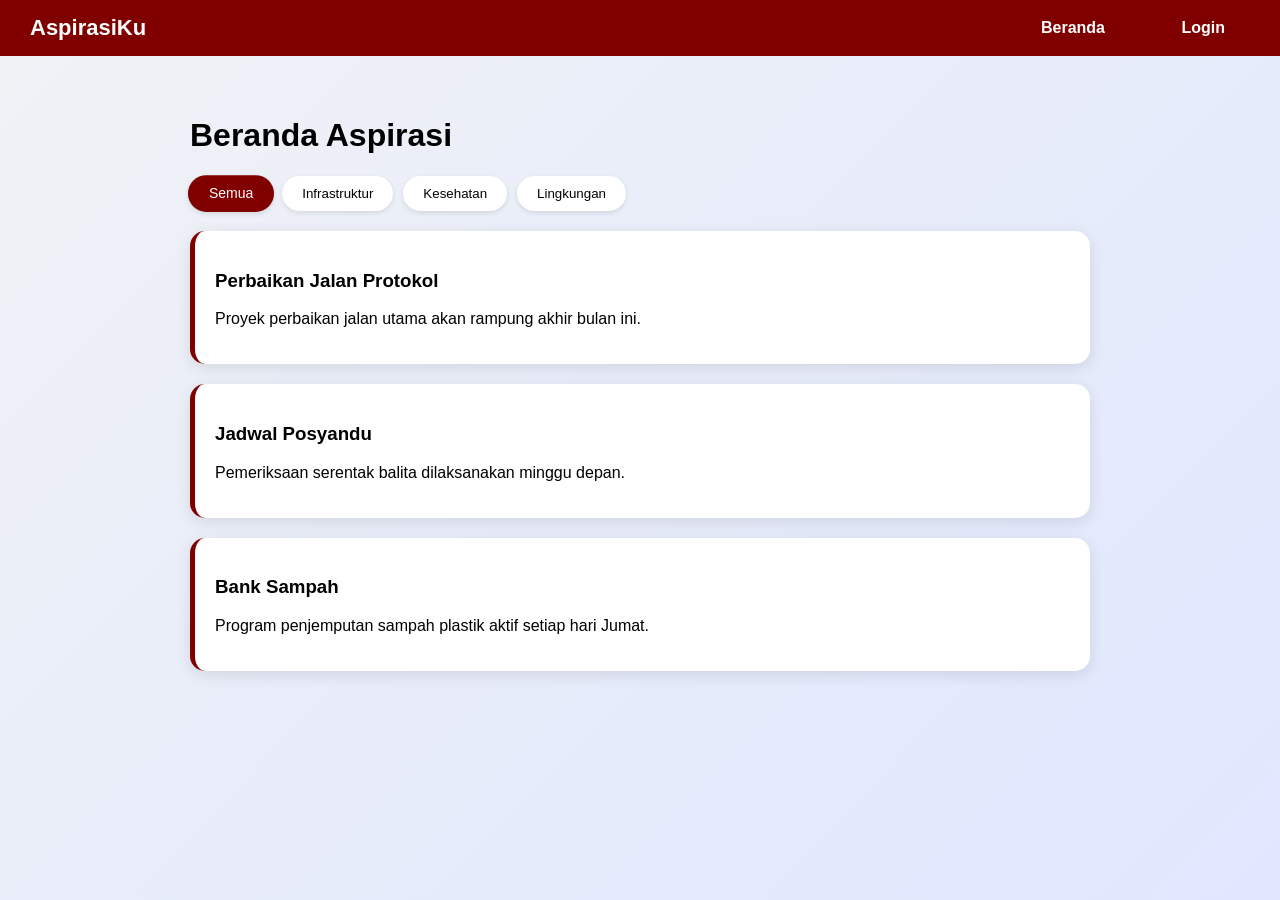
<file: index.html>
<!DOCTYPE html>
<html lang="id">
<head>
    <meta charset="UTF-8">
    <title>AspirasiKu - Layanan Masyarakat</title>
    <style>
        body { font-family: 'Segoe UI', Tahoma, Geneva, Verdana, sans-serif; background: linear-gradient(135deg, #f0f2f5 0%, #e0e7ff 100%); margin: 0; min-height: 100vh; }
        
        /* Navbar */
        nav { background: #800000; color: white; padding: 15px 30px; display: flex; justify-content: space-between; align-items: center; }
        .nav-links a { color: white; text-decoration: none; margin-left: 20px; font-weight: bold; }
        
        .container { padding: 40px; max-width: 900px; margin: auto; }
        
        /* Tombol Filter */
        .filter-group { display: flex; gap: 10px; margin: 20px 0; flex-wrap: wrap; }
        .btn { padding: 10px 20px; border: none; border-radius: 20px; background: white; cursor: pointer; transition: 0.3s; box-shadow: 0 2px 5px rgba(0,0,0,0.1); }
        .btn:hover, .btn.active { background: #800000; color: white; transform: scale(1.05); }

        /* Card Berita */
        .card { background: white; padding: 20px; border-radius: 15px; box-shadow: 0 4px 15px rgba(0,0,0,0.1); margin-bottom: 20px; transition: 0.3s; border-left: 5px solid #800000; }
        .card:hover { transform: translateY(-5px); box-shadow: 0 8px 20px rgba(0,0,0,0.15); }
        .hidden { display: none; }
        /* Styling Tombol Baru */
.nav-buttons {
    display: flex;
    gap: 15px;
    justify-content: center;
    padding: 10px;
    border-radius: 10px;
    width: fit-content;
    margin: 20px auto;
}
.btn-nav {
    padding: 10px 25px;
    text-decoration: none;
    border-radius: 5px;
    font-weight: bold;
    transition: 0.3s;
}
.btn-beranda {
    border: 2px solid #800000; /* Warna marun sesuai kode di filemu */
    color: #800000;
    background: transparent;
}
.btn-login {
    background-color: #800000;
    color: white;
}
.btn-nav:hover {
    opacity: 0.8;
}
    </style>
</head>
<body>

<nav>
    <div style="font-size: 22px; font-weight: bold;">AspirasiKu</div>
    <div class="nav-links">
        <a href="index.html" class="btn-nav btn-beranda">Beranda</a>
        <a href="login.html" class="btn-nav btn-login">Login</a>
    </div>
</nav>

<div class="container">
    <h1>Beranda Aspirasi</h1>
    <div class="filter-group">
        <button class="btn active" onclick="filterBerita('semua', this)">Semua</button>
        <button class="btn" onclick="filterBerita('infrastruktur', this)">Infrastruktur</button>
        <button class="btn" onclick="filterBerita('kesehatan', this)">Kesehatan</button>
        <button class="btn" onclick="filterBerita('lingkungan', this)">Lingkungan</button>
    </div>

    <div class="berita" data-kategori="infrastruktur">
        <div class="card"><h3>Perbaikan Jalan Protokol</h3><p>Proyek perbaikan jalan utama akan rampung akhir bulan ini.</p></div>
    </div>
    <div class="berita" data-kategori="kesehatan">
        <div class="card"><h3>Jadwal Posyandu</h3><p>Pemeriksaan serentak balita dilaksanakan minggu depan.</p></div>
    </div>
    <div class="berita" data-kategori="lingkungan">
        <div class="card"><h3>Bank Sampah</h3><p>Program penjemputan sampah plastik aktif setiap hari Jumat.</p></div>
    </div>
</div>

<script>
    function filterBerita(kategori, btn) {
        document.querySelectorAll('.btn').forEach(b => b.classList.remove('active'));
        btn.classList.add('active');
        
        document.querySelectorAll('.berita').forEach(item => {
            if (kategori === 'semua' || item.getAttribute('data-kategori') === kategori) {
                item.style.display = 'block';
            } else {
                item.style.display = 'none';
            }
        });
    }
</script>

</body>
</html>
</file>
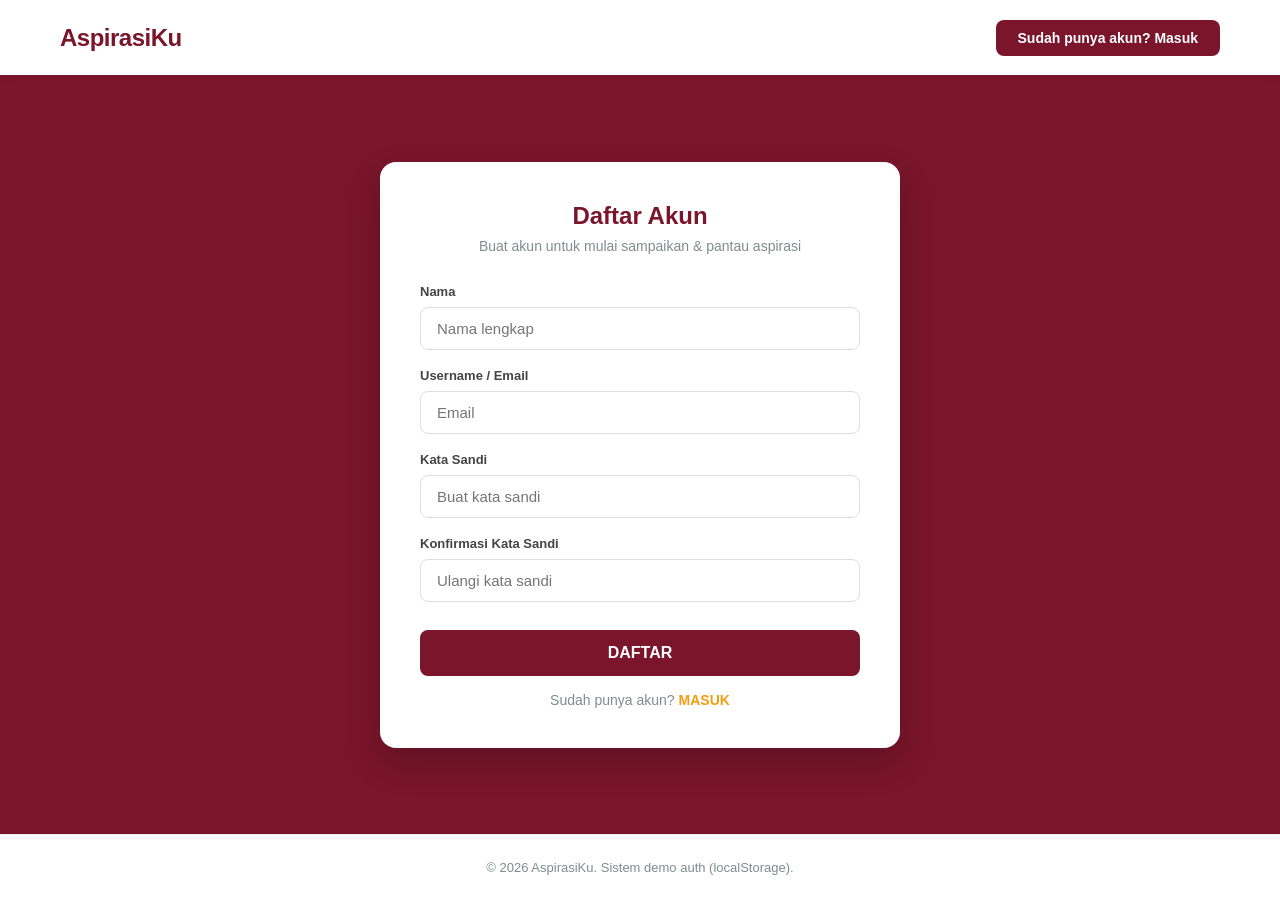
<file: register.html>
<!DOCTYPE html>
<html lang="id">
<head>
  <meta charset="UTF-8" />
  <meta name="viewport" content="width=device-width, initial-scale=1.0" />
  <title>AspirasiKu - Daftar Akun</title>
  <style>
    :root {
      --primary-maroon: #7A152B;
      --dark-maroon: #5A0F1F;
      --accent-yellow: #F39C12;
      --bg-light: #FDF9F9;
      --text-dark: #2C3E50;
      --text-muted: #7F8C8D;
    }
    * { margin: 0; padding: 0; box-sizing: border-box; font-family: 'Segoe UI', Tahoma, Geneva, Verdana, sans-serif; }
    body { background-color: var(--bg-light); color: var(--text-dark); min-height: 100vh; display: flex; flex-direction: column; }
    header {
      background-color: #ffffff;
      box-shadow: 0 2px 10px rgba(122, 21, 43, 0.05);
      position: sticky;
      top: 0;
      z-index: 1000;
    }
    .navbar {
      max-width: 1200px;
      margin: 0 auto;
      display: flex;
      justify-content: space-between;
      align-items: center;
      padding: 0 20px;
      height: 75px;
    }
    .brand-logo { font-size: 24px; font-weight: bold; color: var(--primary-maroon); text-decoration: none; letter-spacing: -0.5px; }
    .btn-nav-login {
      background-color: var(--primary-maroon);
      color: #ffffff;
      padding: 10px 22px;
      border-radius: 8px;
      text-decoration: none;
      font-size: 14px;
      font-weight: 600;
      transition: background-color 0.2s;
    }
    .btn-nav-login:hover { background-color: var(--dark-maroon); }

    .login-wrapper {
      flex: 1;
      display: flex;
      align-items: center;
      justify-content: center;
      padding: 40px 20px;
      background-color: var(--primary-maroon);
    }

    .login-card {
      background: #ffffff;
      width: 100%;
      max-width: 520px;
      padding: 40px;
      border-radius: 16px;
      box-shadow: 0 15px 35px rgba(0, 0, 0, 0.2);
    }

    .login-card h2 { font-size: 24px; font-weight: 700; color: var(--primary-maroon); margin-bottom: 8px; text-align: center; }
    .login-card p.subtitle { font-size: 14px; color: var(--text-muted); text-align: center; margin-bottom: 30px; }

    .form-group { margin-bottom: 18px; }
    .form-group label { display: block; font-size: 13px; font-weight: 600; color: #444; margin-bottom: 8px; }
    .form-group input {
      width: 100%;
      padding: 12px 16px;
      border: 1px solid #DCDDE1;
      border-radius: 8px;
      font-size: 15px;
      color: var(--text-dark);
      outline: none;
      transition: border-color 0.2s, box-shadow 0.2s;
    }
    .form-group input:focus { border-color: var(--primary-maroon); box-shadow: 0 0 0 3px rgba(122, 21, 43, 0.1); }

    .btn-submit {
      width: 100%;
      background-color: var(--primary-maroon);
      color: white;
      border: none;
      padding: 14px;
      border-radius: 8px;
      font-size: 16px;
      font-weight: 600;
      cursor: pointer;
      transition: background-color 0.2s;
      margin-top: 10px;
    }
    .btn-submit:hover { background-color: var(--dark-maroon); }

    .msg { margin-top: 14px; padding: 12px 14px; border-radius: 10px; font-size: 13px; display: none; }
    .msg.error { background: #fff1f1; color: #b91c1c; border: 1px solid #fecaca; }
    .msg.ok { background: #f0fdf4; color: #166534; border: 1px solid #bbf7d0; }

    footer {
      background-color: #ffffff;
      padding: 25px 0;
      border-top: 1px solid #EFEFEF;
      text-align: center;
      font-size: 13px;
      color: var(--text-muted);
    }
  </style>
</head>
<body>

  <header>
    <div class="navbar">
      <a href="login.html" class="brand-logo">AspirasiKu</a>
      <a href="login.html" class="btn-nav-login">Sudah punya akun? Masuk</a>
    </div>
  </header>

  <div class="login-wrapper">
    <div class="login-card">
      <h2>Daftar Akun</h2>
      <p class="subtitle">Buat akun untuk mulai sampaikan & pantau aspirasi</p>

      <form id="registerForm" autocomplete="off">
        <div class="form-group">
          <label for="nama">Nama</label>
          <input type="text" id="nama" placeholder="Nama lengkap" required />
        </div>

        <div class="form-group">
          <label for="username">Username / Email</label>
          <input type="text" id="username" placeholder="Email" required />
        </div>

        <div class="form-group">
          <label for="password">Kata Sandi</label>
          <input type="password" id="password" placeholder="Buat kata sandi" required />
        </div>

        <div class="form-group">
          <label for="confirmPassword">Konfirmasi Kata Sandi</label>
          <input type="password" id="confirmPassword" placeholder="Ulangi kata sandi" required />
        </div>

        <div class="msg error" id="errorBox"></div>
        <div class="msg ok" id="okBox"></div>

        <button type="submit" class="btn-submit">DAFTAR</button>

        <div style="text-align:center; margin-top:16px; color: var(--text-muted); font-size:14px;">
          Sudah punya akun? <a href="login.html" style="color: var(--accent-yellow); text-decoration:none; font-weight:700;">MASUK</a>
        </div>
      </form>
    </div>
  </div>

  <footer>
    <p>&copy; 2026 AspirasiKu. Sistem demo auth (localStorage).</p>
  </footer>

  <script>
    const USERS_KEY = 'aspirasi_users';

    function getUsers() {
      try {
        return JSON.parse(localStorage.getItem(USERS_KEY)) || [];
      } catch (e) {
        return [];
      }
    }

    function setUsers(users) {
      localStorage.setItem(USERS_KEY, JSON.stringify(users));
    }

    function showMsg(box, text) {
      box.textContent = text;
      box.style.display = 'block';
    }

    document.getElementById('registerForm').addEventListener('submit', (e) => {
      e.preventDefault();

      const nama = document.getElementById('nama').value.trim();
      const username = document.getElementById('username').value.trim();
      const password = document.getElementById('password').value;
      const confirmPassword = document.getElementById('confirmPassword').value;

      const errorBox = document.getElementById('errorBox');
      const okBox = document.getElementById('okBox');
      errorBox.style.display = 'none';
      okBox.style.display = 'none';

      if (!nama || !username || !password || !confirmPassword) {
        return showMsg(errorBox, 'Mohon lengkapi semua data.');
      }

      if (password !== confirmPassword) {
        return showMsg(errorBox, 'Kata sandi dan konfirmasi tidak sama.');
      }

      const users = getUsers();
      const exists = users.some(u => String(u.username).toLowerCase() === username.toLowerCase());
      if (exists) {
        return showMsg(errorBox, 'Username/Email sudah terdaftar. Silakan login.');
      }

      // Simpan user baru (role warga, sesuai Login.html)
      users.push({
        nama,
        username,
        password, // demo only
        role: 'warga'
      });
      setUsers(users);

      showMsg(okBox, 'Pendaftaran berhasil! Silakan login.');

      setTimeout(() => {
        window.location.href = 'login.html';
      }, 900);
    });
  </script>
</body>
</html>
</file>
